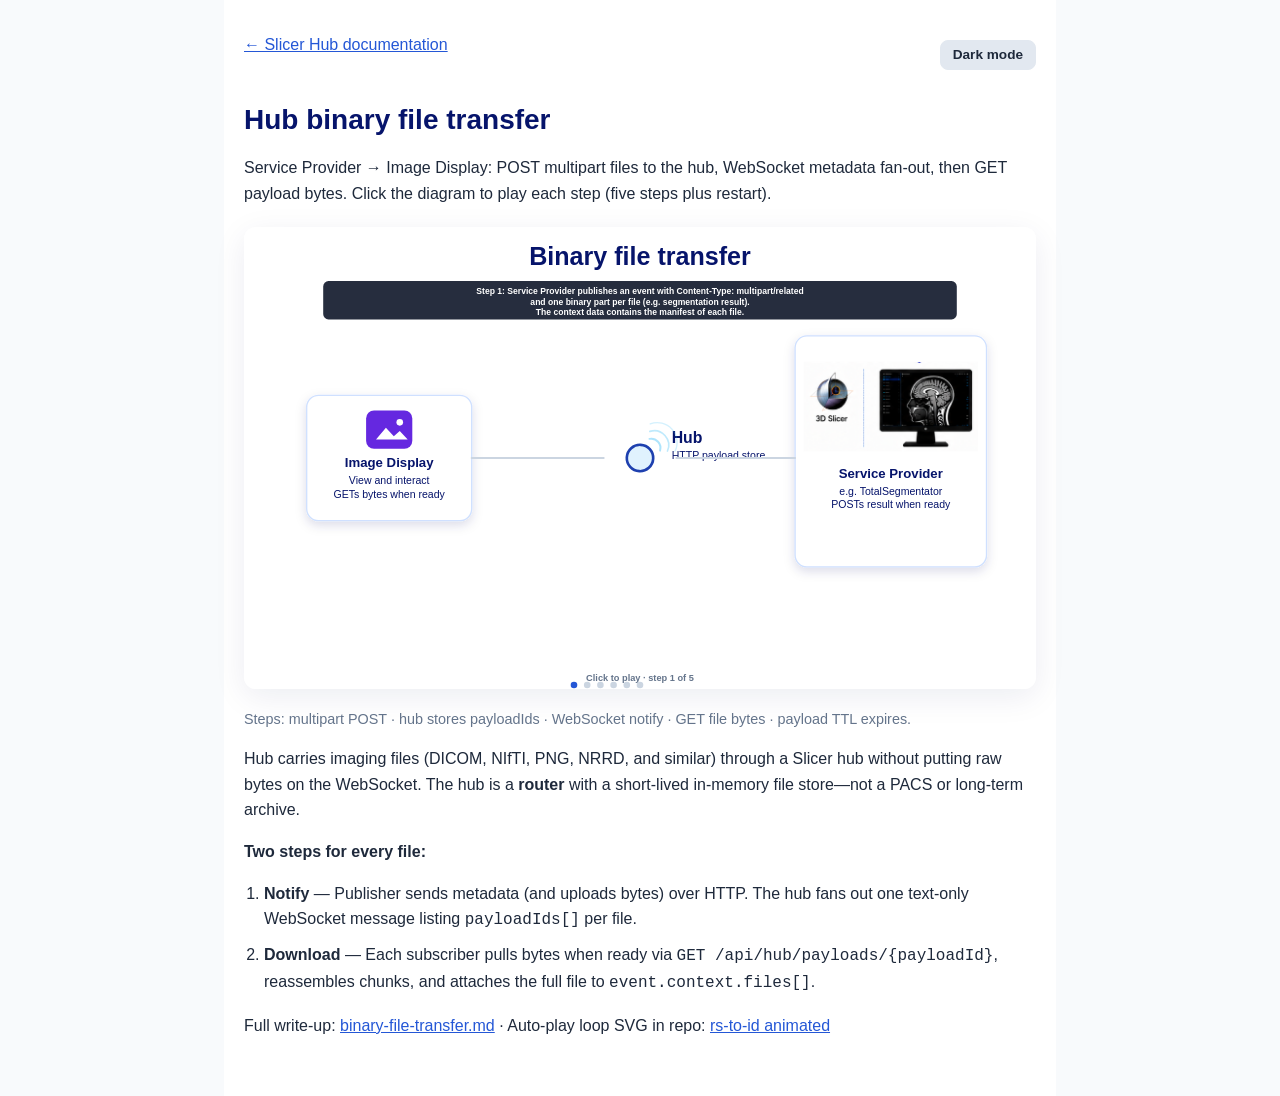
<file: docs/binary-file-transfer.html>
<!DOCTYPE html>
<html lang="en">
<head>
  <meta charset="utf-8">
  <meta name="viewport" content="width=device-width, initial-scale=1">
  <title>Binary file transfer — Hub</title>
  <script>
    (function () {
      var k = 'hub-pages-mode';
      var s = localStorage.getItem(k);
      var m =
        s === 'light' || s === 'dark'
          ? s
          : window.matchMedia('(prefers-color-scheme: dark)').matches
            ? 'dark'
            : 'light';
      document.documentElement.dataset.mode = m;
    })();
  </script>
  <link rel="stylesheet" href="theme.css">
</head>
<body>
  <main>
    <div class="page-toolbar">
      <p class="back-link"><a href="index.html">← Slicer Hub documentation</a></p>
      <button type="button" id="theme-toggle" class="theme-toggle">Dark mode</button>
    </div>
    <h1 id="binary-file-transfer">Hub binary file transfer</h1>
    <p>
      Service Provider → Image Display: POST multipart files to the hub, WebSocket
      metadata fan-out, then GET payload bytes. Click the diagram to play each
      step (five steps plus restart).
    </p>
    <div class="diagram">
      <object
        data="images/binary-file-transfer-rs-to-id-interactive.svg"
        type="image/svg+xml"
        width="1200"
        height="700"
        aria-label="Interactive binary file transfer diagram (Service Provider to Image Display)">
        <p>
          Your browser cannot display this interactive SVG.
          <a href="images/binary-file-transfer-rs-to-id-interactive.svg">Open the SVG directly</a>.
        </p>
      </object>
    </div>
    <p class="diagram-caption">
      Steps: multipart POST · hub stores payloadIds · WebSocket notify · GET file bytes · payload TTL expires.
    </p>

    <p>
      Hub carries imaging files (DICOM, NIfTI, PNG, NRRD, and similar) through a
      Slicer hub without putting raw bytes on the WebSocket. The hub is a
      <strong>router</strong> with a short-lived in-memory file store—not a PACS or
      long-term archive.
    </p>
    <p><strong>Two steps for every file:</strong></p>
    <ol>
      <li>
        <strong>Notify</strong> — Publisher sends metadata (and uploads bytes) over HTTP.
        The hub fans out one text-only WebSocket message listing
        <code>payloadIds[]</code> per file.
      </li>
      <li>
        <strong>Download</strong> — Each subscriber pulls bytes when ready via
        <code>GET /api/hub/payloads/&#123;payloadId&#125;</code>, reassembles chunks,
        and attaches the full file to <code>event.context.files[]</code>.
      </li>
    </ol>
    <p>
      Full write-up:
      <a href="https://github.com/mbellehumeur/SlicerHub/blob/main/HubInterface/docs/binary-file-transfer.md">binary-file-transfer.md</a>
      · Auto-play loop SVG in repo:
      <a href="https://github.com/mbellehumeur/SlicerHub/blob/main/HubInterface/docs/images/binary-file-transfer-animated-rs-to-id.svg">rs-to-id animated</a>
    </p>
  </main>
  <script src="theme.js"></script>
</body>
</html>
</file>
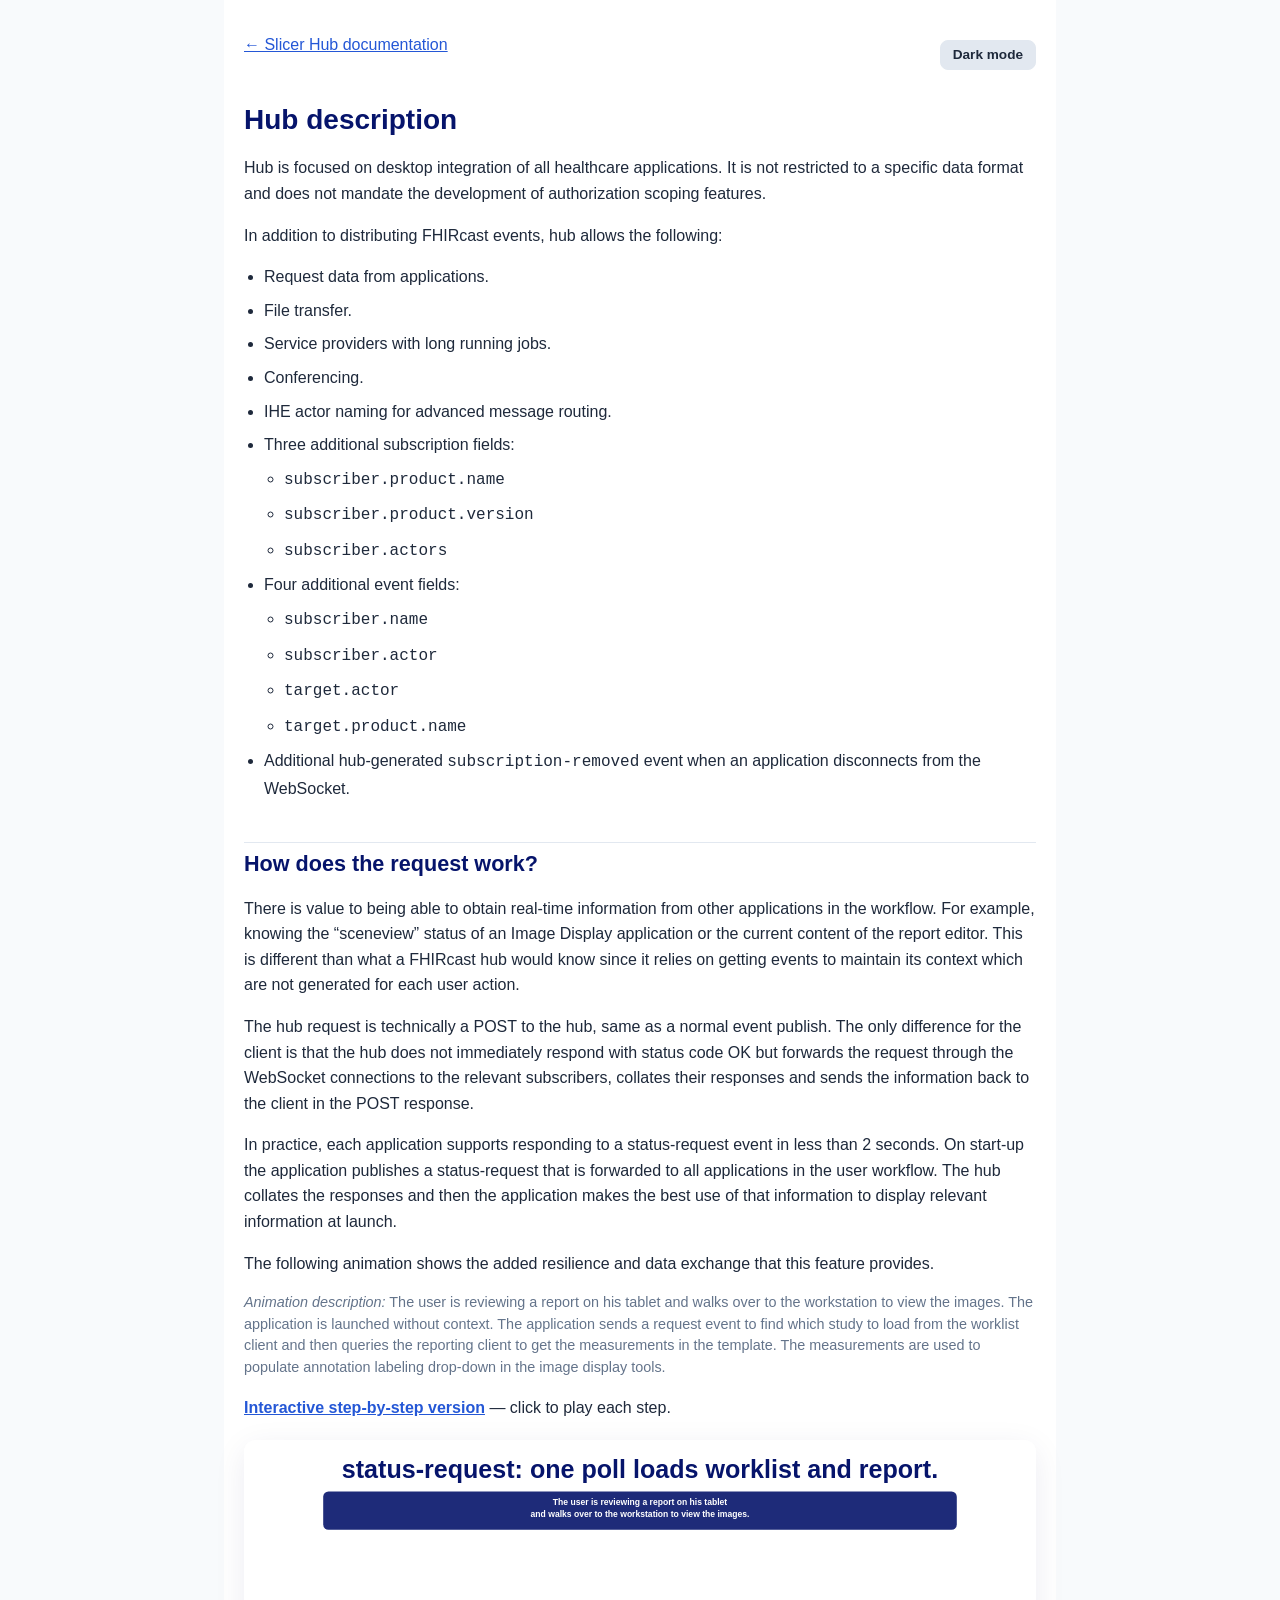
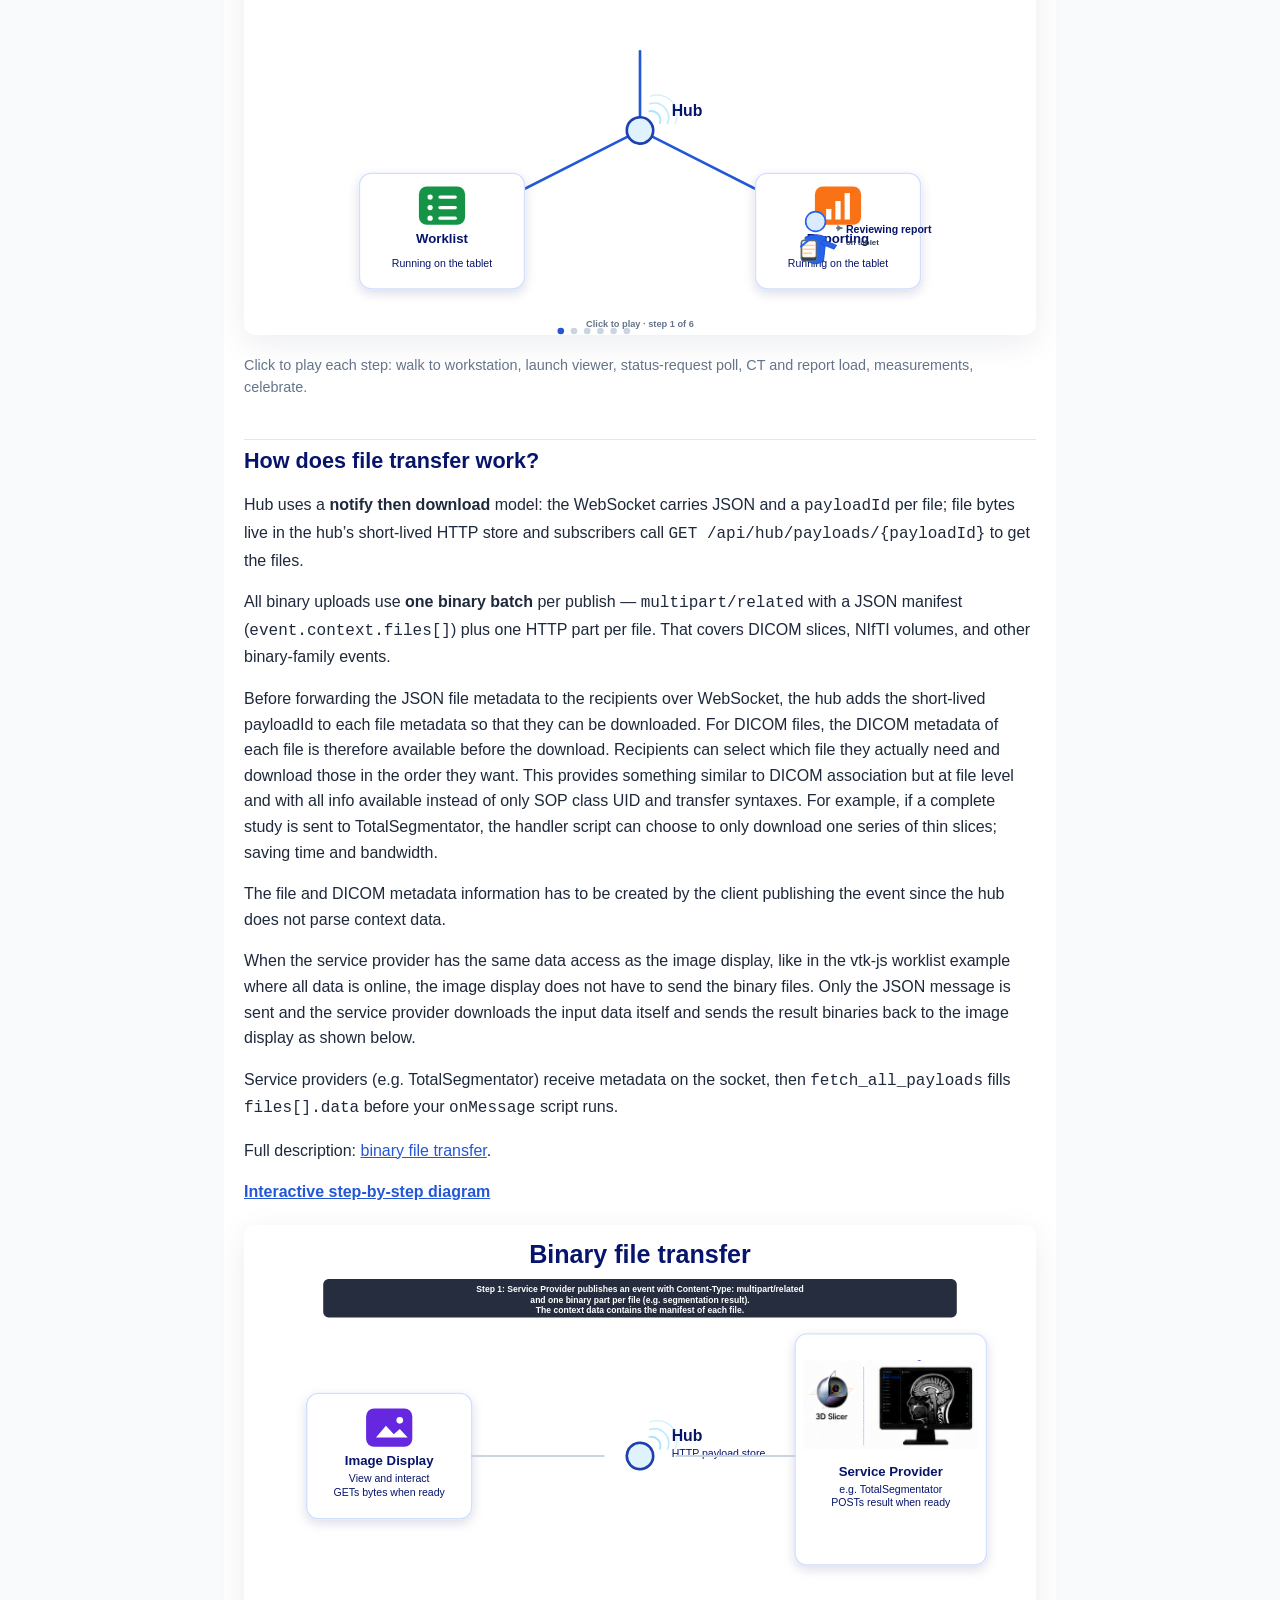
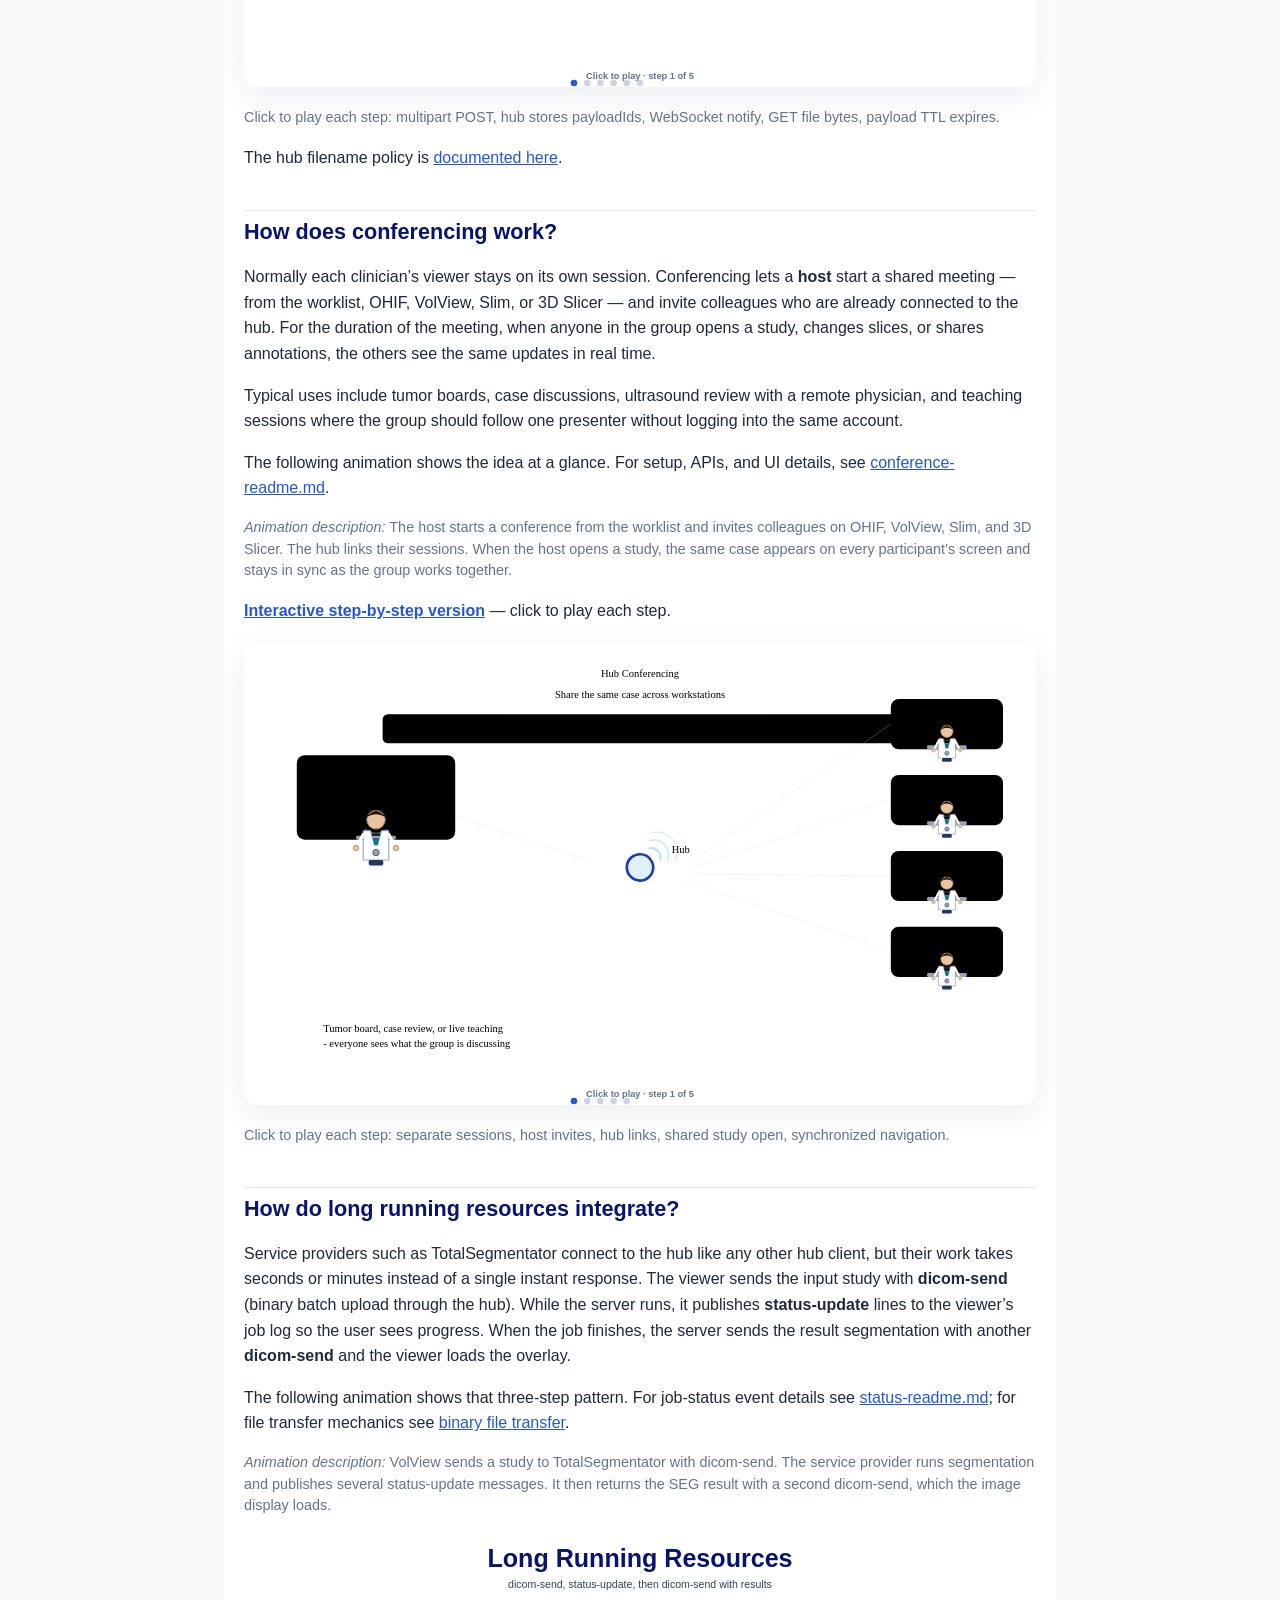
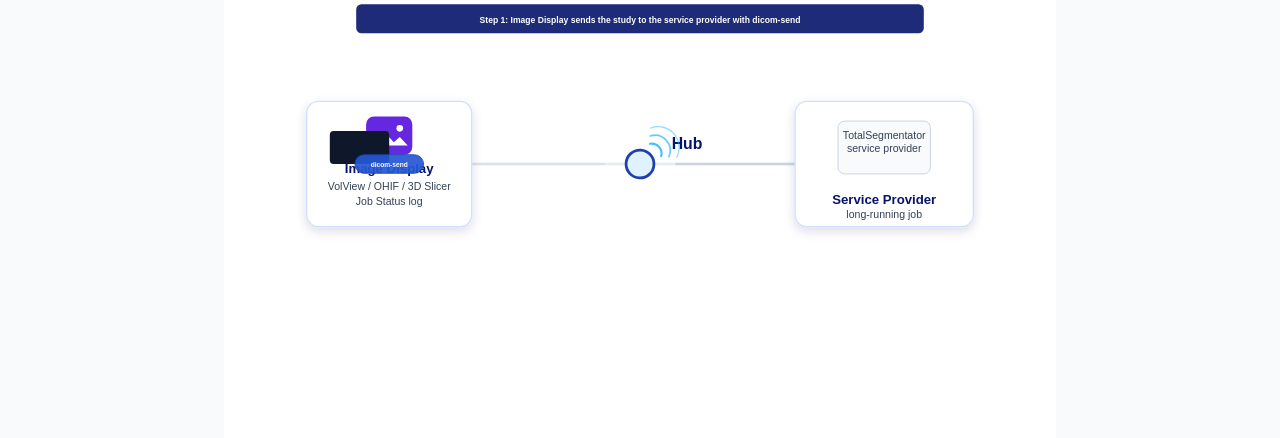
<file: docs/hub-description.html>
<!DOCTYPE html>
<html lang="en">
<head>
  <meta charset="utf-8">
  <meta name="viewport" content="width=device-width, initial-scale=1">
  <title>Hub description</title>
  <script>
    (function () {
      var k = 'hub-pages-mode';
      var s = localStorage.getItem(k);
      var m =
        s === 'light' || s === 'dark'
          ? s
          : window.matchMedia('(prefers-color-scheme: dark)').matches
            ? 'dark'
            : 'light';
      document.documentElement.dataset.mode = m;
    })();
  </script>
  <link rel="stylesheet" href="theme.css">
</head>
<body>
  <main>
    <div class="page-toolbar">
      <p class="back-link"><a href="index.html">← Slicer Hub documentation</a></p>
      <button type="button" id="theme-toggle" class="theme-toggle">Dark mode</button>
    </div>
    <h1 id="hub-description">Hub description</h1>
    <p>
      Hub is focused on desktop integration of all healthcare applications. It
      is not restricted to a specific data format and does not mandate the
      development of authorization scoping features.
    </p>
    <p>In addition to distributing FHIRcast events, hub allows the following:</p>
    <ul>
      <li>Request data from applications.</li>
      <li>File transfer.</li>
      <li>Service providers with long running jobs.</li>
      <li>Conferencing.</li>
      <li>IHE actor naming for advanced message routing.</li>
      <li>
        Three additional subscription fields:
        <ul>
          <li><code>subscriber.product.name</code></li>
          <li><code>subscriber.product.version</code></li>
          <li><code>subscriber.actors</code></li>
        </ul>
      </li>
      <li>
        Four additional event fields:
        <ul>
          <li><code>subscriber.name</code></li>
          <li><code>subscriber.actor</code></li>
          <li><code>target.actor</code></li>
          <li><code>target.product.name</code></li>
        </ul>
      </li>
      <li>
        Additional hub-generated <code>subscription-removed</code> event when an
        application disconnects from the WebSocket.
      </li>
    </ul>

    <h2>How does the request work?</h2>
    <p>
      There is value to being able to obtain real-time information from other
      applications in the workflow. For example, knowing the &ldquo;sceneview&rdquo;
      status of an Image Display application or the current content of the report
      editor. This is different than what a FHIRcast hub would know since it
      relies on getting events to maintain its context which are not generated
      for each user action.
    </p>
    <p>
      The hub request is technically a POST to the hub, same as a normal event
      publish. The only difference for the client is that the hub does not
      immediately respond with status code OK but forwards the request through
      the WebSocket connections to the relevant subscribers, collates their
      responses and sends the information back to the client in the POST
      response.
    </p>
    <p>
      In practice, each application supports responding to a status-request
      event in less than 2 seconds. On start-up the application publishes a
      status-request that is forwarded to all applications in the user workflow.
      The hub collates the responses and then the application makes the best use
      of that information to display relevant information at launch.
    </p>
    <p>
      The following animation shows the added resilience and data exchange that
      this feature provides.
    </p>
    <p class="figure-caption">
      <em>Animation description:</em> The user is reviewing a report on his
      tablet and walks over to the workstation to view the images. The
      application is launched without context. The application sends a request
      event to find which study to load from the worklist client and then
      queries the reporting client to get the measurements in the template. The
      measurements are used to populate annotation labeling drop-down in the
      image display tools.
    </p>
    <p>
      <strong><a href="images/request-event-flow-interactive.svg">Interactive step-by-step version</a></strong>
      — click to play each step.
    </p>
    <div class="diagram">
      <object
        data="images/request-event-flow-interactive.svg"
        type="image/svg+xml"
        width="1200"
        height="700"
        aria-label="Interactive status-request event flow diagram">
        <p>
          Your browser cannot display this interactive SVG.
          <a href="images/request-event-flow-interactive.svg">Open the SVG directly</a>.
        </p>
      </object>
    </div>
    <p class="diagram-caption">
      Click to play each step: walk to workstation, launch viewer, status-request
      poll, CT and report load, measurements, celebrate.
    </p>

    <h2>How does file transfer work?</h2>
    <p>
      Hub uses a <strong>notify then download</strong> model: the WebSocket
      carries JSON and a <code>payloadId</code> per file; file bytes live in the
      hub&rsquo;s short-lived HTTP store and subscribers call
      <code>GET /api/hub/payloads/&#123;payloadId&#125;</code> to get the files.
    </p>
    <p>
      All binary uploads use <strong>one binary batch</strong> per publish —
      <code>multipart/related</code> with a JSON manifest
      (<code>event.context.files[]</code>) plus one HTTP part per file. That
      covers DICOM slices, NIfTI volumes, and other binary-family events.
    </p>
    <p>
      Before forwarding the JSON file metadata to the recipients over WebSocket,
      the hub adds the short-lived payloadId to each file metadata so that they
      can be downloaded. For DICOM files, the DICOM metadata of each file is
      therefore available before the download. Recipients can select which file
      they actually need and download those in the order they want. This
      provides something similar to DICOM association but at file level and
      with all info available instead of only SOP class UID and transfer
      syntaxes. For example, if a complete study is sent to TotalSegmentator, the
      handler script can choose to only download one series of thin slices;
      saving time and bandwidth.
    </p>
    <p>
      The file and DICOM metadata information has to be created by the client
      publishing the event since the hub does not parse context data.
    </p>
    <p>
      When the service provider has the same data access as the image display,
      like in the vtk-js worklist example where all data is online, the image
      display does not have to send the binary files. Only the JSON message is
      sent and the service provider downloads the input data itself and sends the
      result binaries back to the image display as shown below.
    </p>
    <p>
      Service providers (e.g. TotalSegmentator) receive metadata on the socket,
      then <code>fetch_all_payloads</code> fills <code>files[].data</code> before
      your <code>onMessage</code> script runs.
    </p>
    <p>
      Full description:
      <a href="binary-file-transfer.html">binary file transfer</a>.
    </p>
    <p>
      <strong><a href="binary-file-transfer.html">Interactive step-by-step diagram</a></strong>
    </p>
    <div class="diagram">
      <object
        data="images/binary-file-transfer-rs-to-id-interactive.svg"
        type="image/svg+xml"
        width="1200"
        height="700"
        aria-label="Interactive binary file transfer diagram (Service Provider to Image Display)">
        <p>
          Your browser cannot display this interactive SVG.
          <a href="images/binary-file-transfer-rs-to-id-interactive.svg">Open the SVG directly</a>
          or see <a href="binary-file-transfer.html">binary file transfer</a>.
        </p>
      </object>
    </div>
    <p class="diagram-caption">
      Click to play each step: multipart POST, hub stores payloadIds, WebSocket
      notify, GET file bytes, payload TTL expires.
    </p>
    <p>
      The hub filename policy is
      <a href="https://github.com/mbellehumeur/SlicerHub/blob/main/HubInterface/docs/filename-policy.md">documented here</a>.
    </p>

    <h2>How does conferencing work?</h2>
    <p>
      Normally each clinician&rsquo;s viewer stays on its own session.
      Conferencing lets a <strong>host</strong> start a shared meeting — from
      the worklist, OHIF, VolView, Slim, or 3D Slicer — and invite colleagues
      who are already connected to the hub. For the duration of the meeting,
      when anyone in the group opens a study, changes slices, or shares
      annotations, the others see the same updates in real time.
    </p>
    <p>
      Typical uses include tumor boards, case discussions, ultrasound review
      with a remote physician, and teaching sessions where the group should
      follow one presenter without logging into the same account.
    </p>
    <p>
      The following animation shows the idea at a glance. For setup, APIs, and
      UI details, see
      <a href="https://github.com/mbellehumeur/SlicerHub/blob/main/HubInterface/docs/conference-readme.md">conference-readme.md</a>.
    </p>
    <p class="figure-caption">
      <em>Animation description:</em> The host starts a conference from the
      worklist and invites colleagues on OHIF, VolView, Slim, and 3D Slicer.
      The hub links their sessions. When the host opens a study, the same case
      appears on every participant&rsquo;s screen and stays in sync as the group
      works together.
    </p>
    <p>
      <strong><a href="images/conference-animated-interactive.svg">Interactive step-by-step version</a></strong>
      — click to play each step.
    </p>
    <div class="diagram">
      <object
        data="images/conference-animated-interactive.svg"
        type="image/svg+xml"
        width="1200"
        height="700"
        aria-label="Interactive Hub conferencing diagram">
        <p>
          Your browser cannot display this interactive SVG.
          <a href="images/conference-animated-interactive.svg">Open the SVG directly</a>.
        </p>
      </object>
    </div>
    <p class="diagram-caption">
      Click to play each step: separate sessions, host invites, hub links,
      shared study open, synchronized navigation.
    </p>

    <h2>How do long running resources integrate?</h2>
    <p>
      Service providers such as TotalSegmentator connect to the hub like any
      other hub client, but their work takes seconds or minutes instead of a
      single instant response. The viewer sends the input study with
      <strong>dicom-send</strong> (binary batch upload through the hub). While
      the server runs, it publishes <strong>status-update</strong> lines to the
      viewer&rsquo;s job log so the user sees progress. When the job finishes,
      the server sends the result segmentation with another
      <strong>dicom-send</strong> and the viewer loads the overlay.
    </p>
    <p>
      The following animation shows that three-step pattern. For job-status
      event details see
      <a href="https://github.com/mbellehumeur/SlicerHub/blob/main/HubInterface/docs/status-readme.md">status-readme.md</a>;
      for file transfer mechanics see
      <a href="binary-file-transfer.html">binary file transfer</a>.
    </p>
    <p class="figure-caption">
      <em>Animation description:</em> VolView sends a study to TotalSegmentator
      with dicom-send. The service provider runs segmentation and publishes
      several status-update messages. It then returns the SEG result with a
      second dicom-send, which the image display loads.
    </p>
    <p class="figure-center">
      <img src="images/long-running-resource-animated.svg"
        alt="Long running resource — dicom-send, status-update, dicom-send result (animated)">
    </p>
  </main>
  <script src="theme.js"></script>
</body>
</html>
</file>
<file: docs/theme.css>
:root,
html[data-mode='light'] {
  color-scheme: light;
  --bg-page: #f8fafc;
  --bg-main: #ffffff;
  --text: #1e293b;
  --heading: #06146b;
  --link: #2457d6;
  --link-hover: #1d4ed8;
  --muted: #64748b;
  --border: #e2e8f0;
  --diagram-shadow: rgba(11, 27, 95, 0.08);
  --btn-bg: #e2e8f0;
  --btn-bg-hover: #cbd5e1;
  --btn-text: #1e293b;
}

html[data-mode='dark'] {
  color-scheme: dark;
  --bg-page: #0f172a;
  --bg-main: #1e293b;
  --text: #e2e8f0;
  --heading: #bfdbfe;
  --link: #93c5fd;
  --link-hover: #bfdbfe;
  --muted: #94a3b8;
  --border: #334155;
  --diagram-shadow: rgba(0, 0, 0, 0.4);
  --btn-bg: #334155;
  --btn-bg-hover: #475569;
  --btn-text: #f1f5f9;
}

* {
  box-sizing: border-box;
}

body {
  margin: 0;
  font-family: Arial, Helvetica, sans-serif;
  font-size: 16px;
  line-height: 1.6;
  color: var(--text);
  background: var(--bg-page);
}

a {
  color: var(--link);
}

a:hover {
  color: var(--link-hover);
}

img {
  max-width: 100%;
  height: auto;
}

main {
  max-width: 52rem;
  margin: 0 auto;
  padding: 2rem 1.25rem 3rem;
  background: var(--bg-main);
}

h1,
h2,
h3,
h4 {
  color: var(--heading);
  line-height: 1.25;
}

h1 {
  font-size: 1.75rem;
  margin-top: 0;
}

h2 {
  font-size: 1.35rem;
  margin-top: 2.5rem;
  padding-top: 0.5rem;
  border-top: 1px solid var(--border);
}

h3 {
  font-size: 1.1rem;
  margin-top: 1.75rem;
}

h4 {
  font-size: 1rem;
  margin-top: 1.25rem;
}

hr {
  border: 0;
  border-top: 1px solid var(--border);
  margin: 2rem 0;
}

ul,
ol {
  padding-left: 1.25rem;
}

li {
  margin: 0.5rem 0;
}

li img {
  display: block;
  margin-top: 0.5rem;
  width: 200px;
}

.banner {
  display: block;
  width: 100%;
  max-width: 960px;
  margin: 0 auto;
}

.page-toolbar {
  display: flex;
  flex-wrap: wrap;
  align-items: center;
  justify-content: space-between;
  gap: 0.75rem 1rem;
  margin-bottom: 1.5rem;
}

.repo-link {
  font-size: 0.9rem;
  color: var(--muted);
  margin: 0;
}

.theme-toggle {
  font: 600 0.85rem Arial, Helvetica, sans-serif;
  color: var(--btn-text);
  background: var(--btn-bg);
  border: 1px solid var(--border);
  border-radius: 8px;
  padding: 0.4rem 0.75rem;
  cursor: pointer;
}

.theme-toggle:hover {
  background: var(--btn-bg-hover);
}

.diagram {
  margin: 1.25rem 0;
  line-height: 0;
  border-radius: 12px;
  overflow: hidden;
  box-shadow: 0 8px 32px var(--diagram-shadow);
}

.diagram object {
  display: block;
  width: 100%;
  height: auto;
  border: 0;
}

.diagram-caption,
.figure-caption {
  margin: 0.5rem 0 0;
  font-size: 0.9rem;
  color: var(--muted);
  line-height: 1.5;
}

.figure-center {
  text-align: center;
}

.worklist-hero {
  display: block;
  margin: 1rem auto;
  max-width: 100%;
}

.back-link {
  margin: 0 0 1.25rem;
}
</file>
